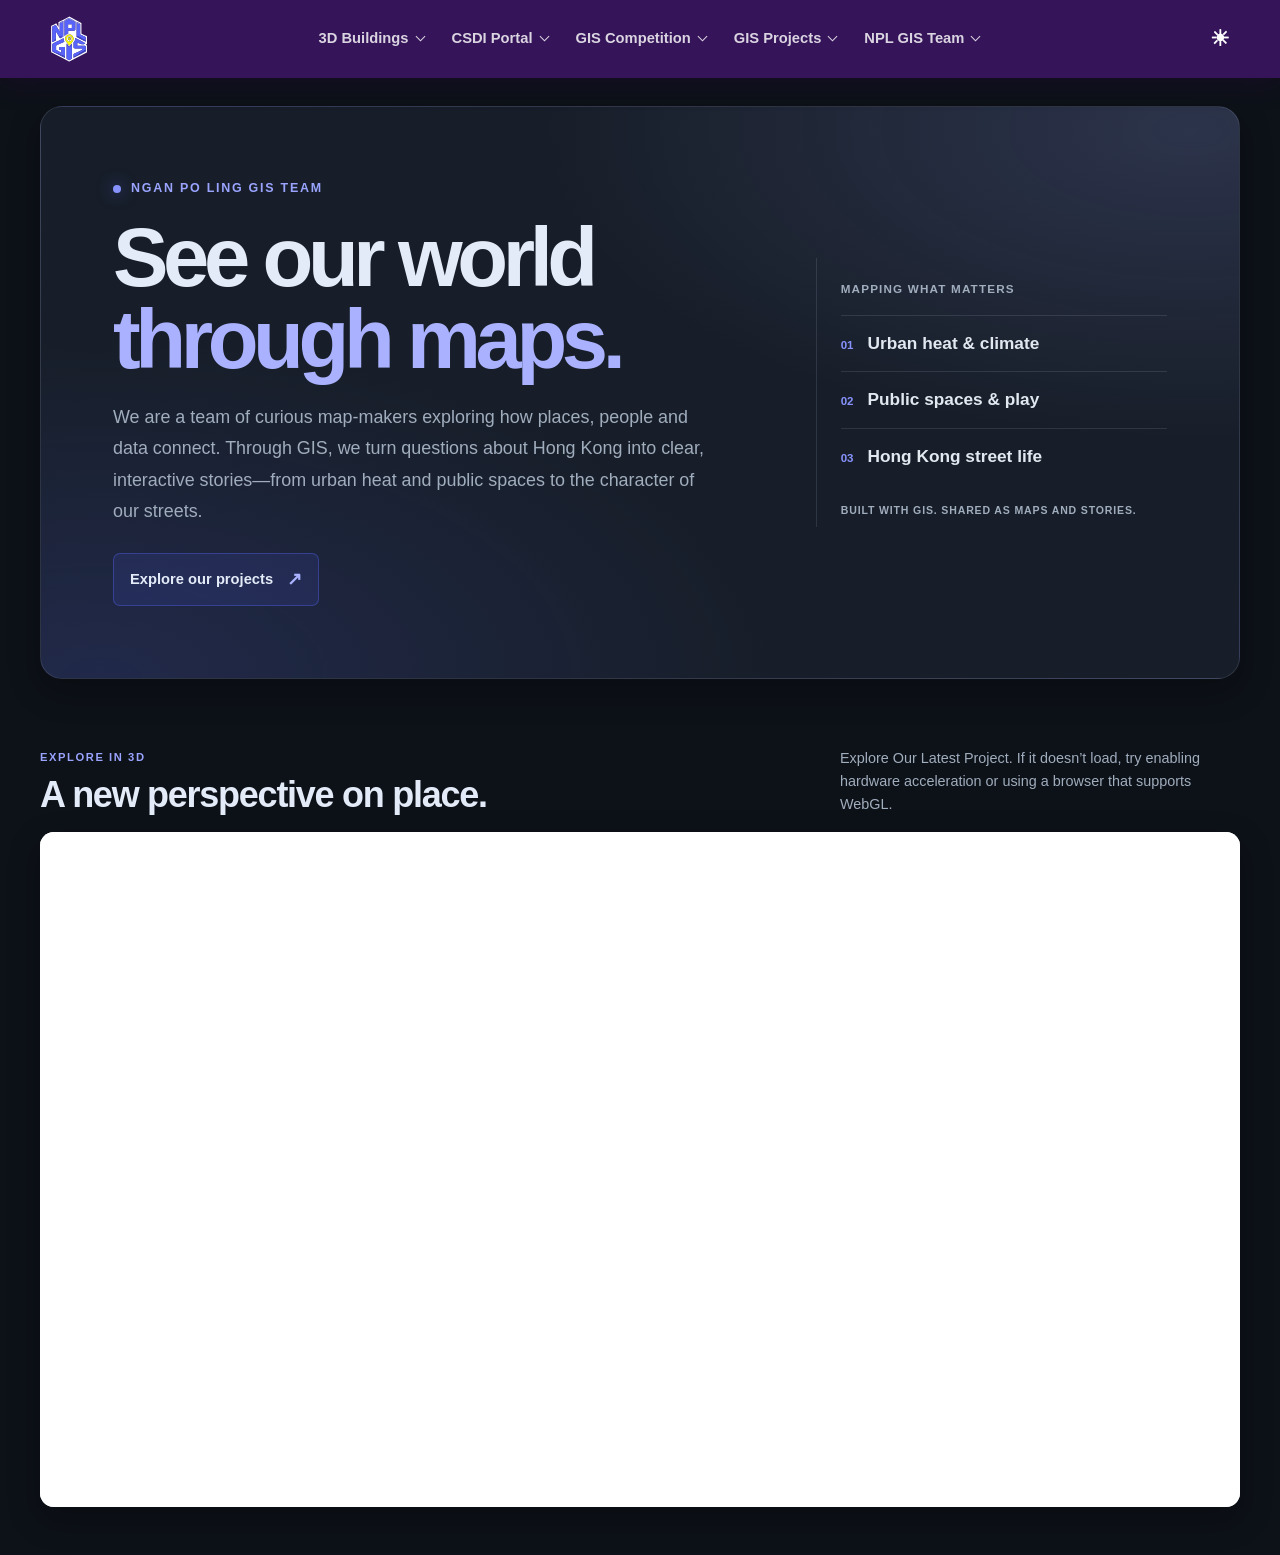
<file: index.html>
<!doctype html>
<html lang="en">
  <head>
    <meta charset="UTF-8" />
    <meta name="viewport" content="width=device-width,initial-scale=1" />
    <meta name="description" content="NPL GIS team" />
    <title>Ngan Po Ling GIS Team</title>
    <script src="./assets/theme.js"></script>
    <script src="./assets/navigation.js" defer></script>
    <link rel="stylesheet" href="./assets/c_shared.css" />
    <link rel="stylesheet" href="./assets/c_home.css" />
    <script>
      document.documentElement.classList.add("js");
    </script>
    <link rel="icon" type="image/svg+xml" href="./assets/m_Team_Logo.svg" />
  </head>

  <body data-page="home">
    <header class="site-header">
      <a class="brand" href="./index.html" aria-label="NPL GIS home">
        <img src="./assets/m_Team_Logo.svg" alt="" />
      </a>
      <nav class="site-nav" aria-label="Main navigation" data-site-nav></nav>
      <button class="theme-toggle" type="button" data-theme-toggle aria-pressed="true">
        <span class="theme-toggle-icon" aria-hidden="true">☀</span>
      </button>
    </header>

    <main id="content">
      <section class="team-intro" aria-labelledby="intro-title">
        <div class="team-intro-copy">
          <p class="intro-eyebrow"><span></span> Ngan Po Ling GIS Team</p>
          <h1 id="intro-title">See our world<br /><span>through maps.</span></h1>
          <p class="intro-description">
            We are a team of curious map-makers exploring how places, people and data connect. Through GIS, we turn questions about Hong Kong into clear, interactive stories—from urban heat and public spaces to the character of our streets.
          </p>
          <a class="intro-cta" href="./assets/h_projects.html">
            Explore our projects <span aria-hidden="true">↗</span>
          </a>
        </div>
        <div class="intro-projects" aria-label="Topics our team explores">
          <p class="intro-projects-label">Mapping what matters</p>
          <article class="intro-project">
            <span class="intro-project-number">01</span>
            <span>Urban heat &amp; climate</span>
          </article>
          <article class="intro-project">
            <span class="intro-project-number">02</span>
            <span>Public spaces &amp; play</span>
          </article>
          <article class="intro-project">
            <span class="intro-project-number">03</span>
            <span>Hong Kong street life</span>
          </article>
          <p class="intro-projects-note">Built with GIS. Shared as maps and stories.</p>
        </div>
      </section>

      <section class="map-section" aria-labelledby="map-title">
        <div class="map-section-heading">
          <div>
            <p class="map-eyebrow">Explore in 3D</p>
            <h2 id="map-title">A new perspective on place.</h2>
          </div>
          <p id="mapdesc">
            Explore Our Latest Project. If it doesn’t load, try enabling hardware acceleration or using a browser that supports WebGL.
          </p>
        </div>
        <div id="map">
        <iframe
          src="https://plknplgeog.maps.arcgis.com/apps/instant/basic/index.html?appid=32b439298deb4cada1b64cbb7c8b79c5"
          title="NPLGIS 3D map"
          allowfullscreen
        >iFrames are not supported on this page.</iframe>
        </div>
      </section>
    </main>

    <div class="loading-screen" id="loading-screen" role="status" aria-label="Loading map">
      <div class="loading-spinner" aria-hidden="true"></div>
    </div>

    <script>
      const loadingScreen = document.getElementById("loading-screen");
      const mapFrame = document.querySelector("#map iframe");

      function hideLoadingScreen() {
        loadingScreen.classList.add("is-hidden");
        loadingScreen.setAttribute("aria-hidden", "true");
      }

      mapFrame.addEventListener("load", () => {
        hideLoadingScreen();
      }, { once: true });
    </script>
  </body>
</html>
</file>
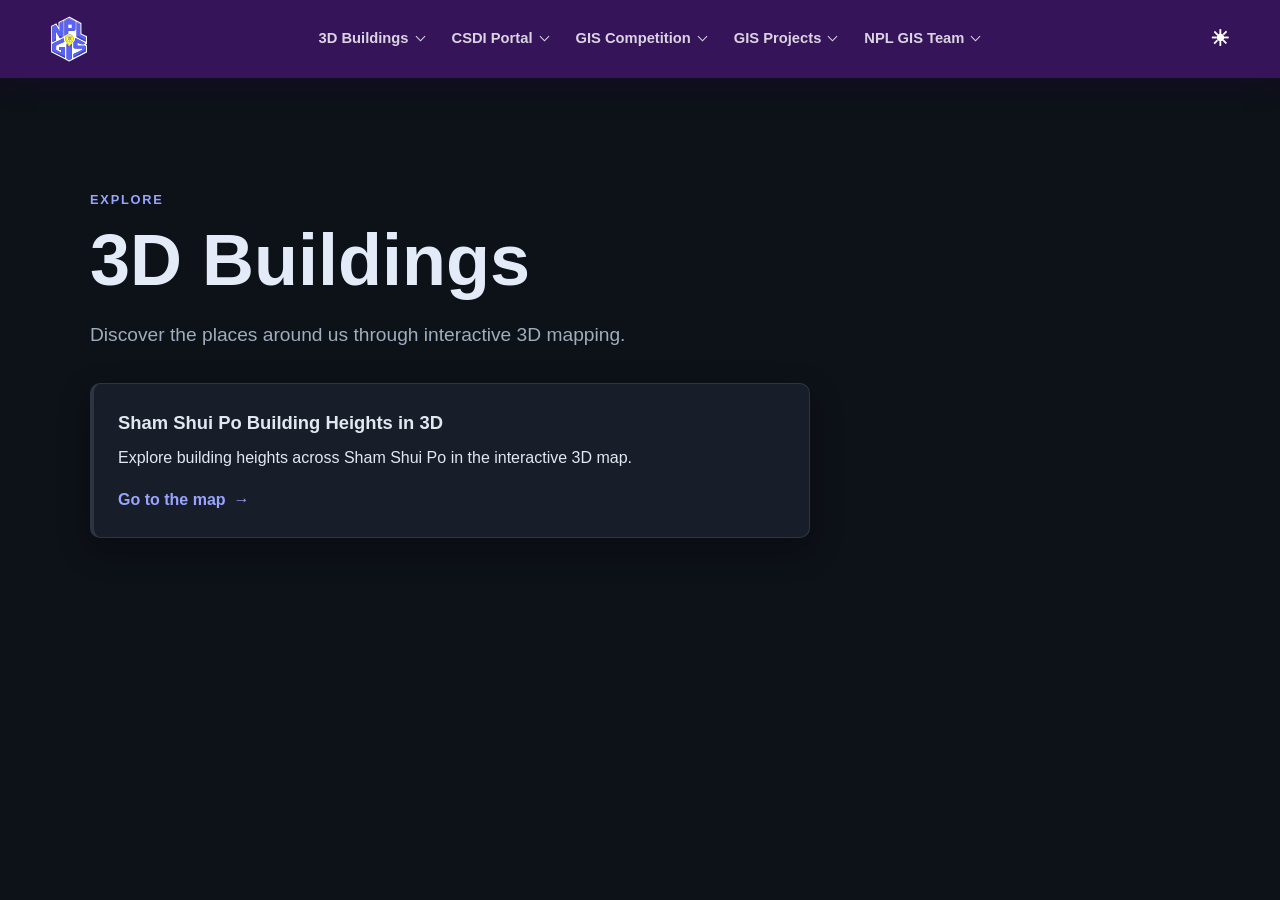
<file: assets/h_3d_buildings.html>
<!doctype html>
<html lang="en">
  <head>
    <meta charset="UTF-8" />
    <meta name="viewport" content="width=device-width,initial-scale=1" />
    <meta name="description" content="Explore NPL GIS 3D buildings and mapping." />
    <title>3D Buildings | NPL GIS</title>
    <script src="./theme.js"></script>
    <script src="./navigation.js" defer></script>
    <link rel="stylesheet" href="./c_shared.css" />
    <link rel="stylesheet" href="./c_content.css" />
    <link rel="icon" type="image/svg+xml" href="./m_Team_Logo.svg" />
  </head>
  <body>
    <header class="site-header">
      <a class="brand" href="../index.html" aria-label="NPL GIS home">
        <img src="./m_Team_Logo.svg" alt="" />
      </a>
      <nav class="site-nav" aria-label="Main navigation" data-site-nav></nav>
      <button class="theme-toggle" type="button" data-theme-toggle aria-pressed="true">
        <span class="theme-toggle-icon" aria-hidden="true">☀</span>
      </button>
    </header>
    <main class="page-content">
      <p class="page-eyebrow">Explore</p>
      <h1>3D Buildings</h1>
      <p class="page-intro">Discover the places around us through interactive 3D mapping.</p>
      <section class="page-card" id="sham-shui-po">
        <h2>Sham Shui Po Building Heights in 3D</h2>
        <p>Explore building heights across Sham Shui Po in the interactive 3D map.</p>
        <a class="page-link" href="../index.html">Go to the map <span aria-hidden="true">→</span></a>
      </section>
    </main>
  </body>
</html>
</file>
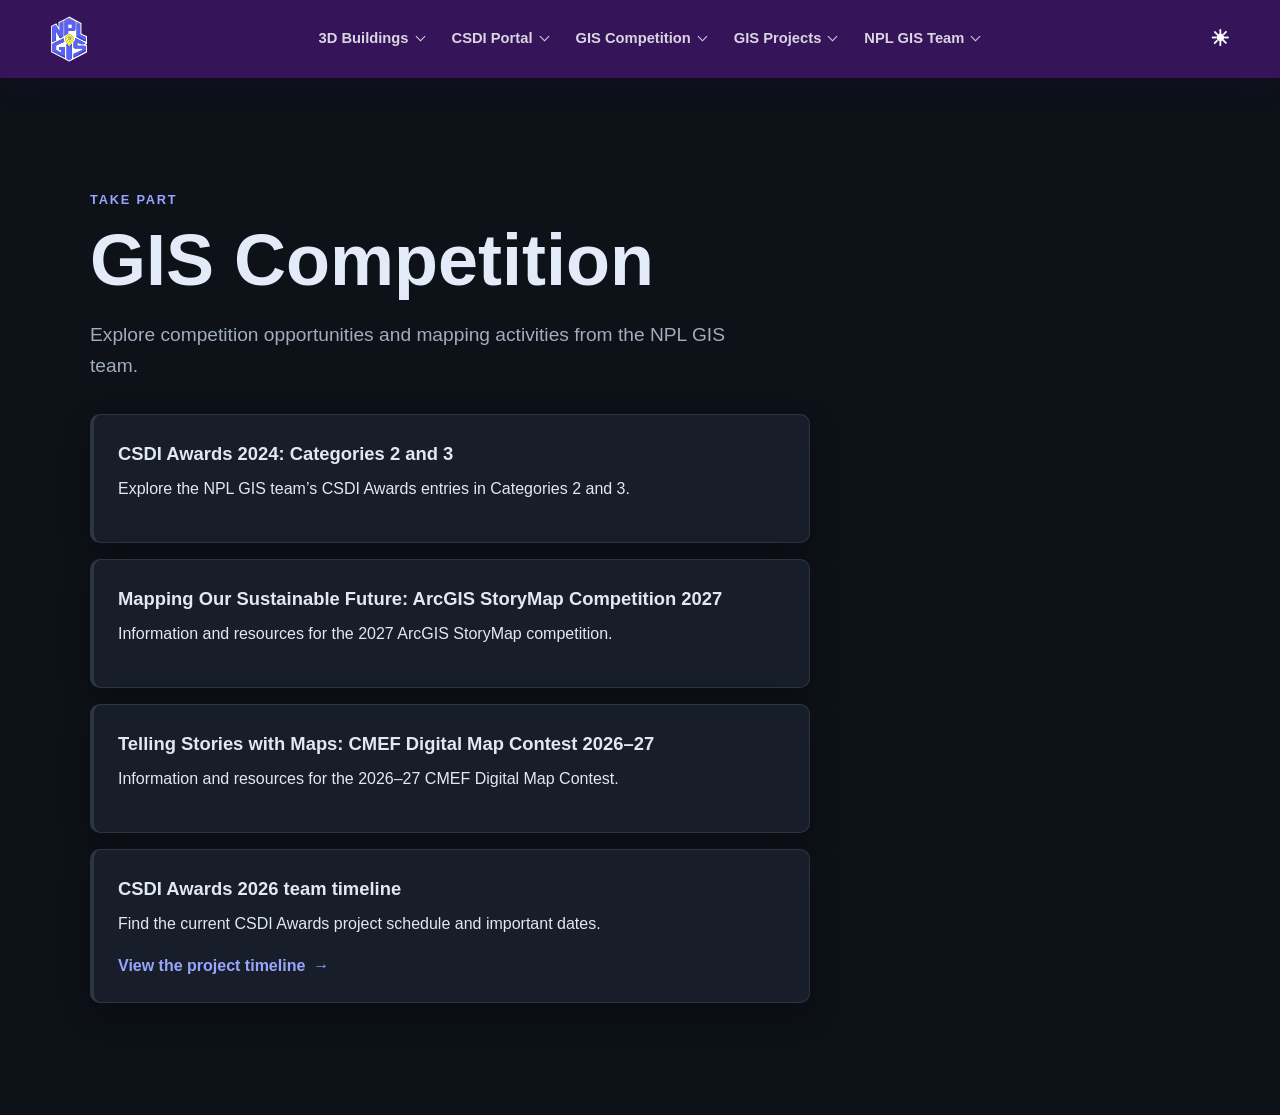
<file: assets/h_competition.html>
<!doctype html>
<html lang="en">
  <head>
    <meta charset="UTF-8" />
    <meta name="viewport" content="width=device-width,initial-scale=1" />
    <meta name="description" content="NPL GIS competition information and resources." />
    <title>GIS Competition | NPL GIS</title>
    <script src="./theme.js"></script>
    <script src="./navigation.js" defer></script>
    <link rel="stylesheet" href="./c_shared.css" />
    <link rel="stylesheet" href="./c_content.css" />
    <link rel="icon" type="image/svg+xml" href="./m_Team_Logo.svg" />
  </head>
  <body>
    <header class="site-header">
      <a class="brand" href="../index.html" aria-label="NPL GIS home">
        <img src="./m_Team_Logo.svg" alt="" />
      </a>
      <nav class="site-nav" aria-label="Main navigation" data-site-nav></nav>
      <button class="theme-toggle" type="button" data-theme-toggle aria-pressed="true">
        <span class="theme-toggle-icon" aria-hidden="true">☀</span>
      </button>
    </header>
    <main class="page-content">
      <p class="page-eyebrow">Take part</p>
      <h1>GIS Competition</h1>
      <p class="page-intro">Explore competition opportunities and mapping activities from the NPL GIS team.</p>
      <section class="page-card" id="csdi-awards-2024">
        <h2>CSDI Awards 2024: Categories 2 and 3</h2>
        <p>Explore the NPL GIS team’s CSDI Awards entries in Categories 2 and 3.</p>
      </section>
      <section class="page-card" id="sustainable-future-2027">
        <h2>Mapping Our Sustainable Future: ArcGIS StoryMap Competition 2027</h2>
        <p>Information and resources for the 2027 ArcGIS StoryMap competition.</p>
      </section>
      <section class="page-card" id="cmef-contest-2026">
        <h2>Telling Stories with Maps: CMEF Digital Map Contest 2026–27</h2>
        <p>Information and resources for the 2026–27 CMEF Digital Map Contest.</p>
      </section>
      <section class="page-card">
        <h2>CSDI Awards 2026 team timeline</h2>
        <p>Find the current CSDI Awards project schedule and important dates.</p>
        <a class="page-link" href="./h_timeline.html">View the project timeline <span aria-hidden="true">→</span></a>
      </section>
    </main>
  </body>
</html>
</file>
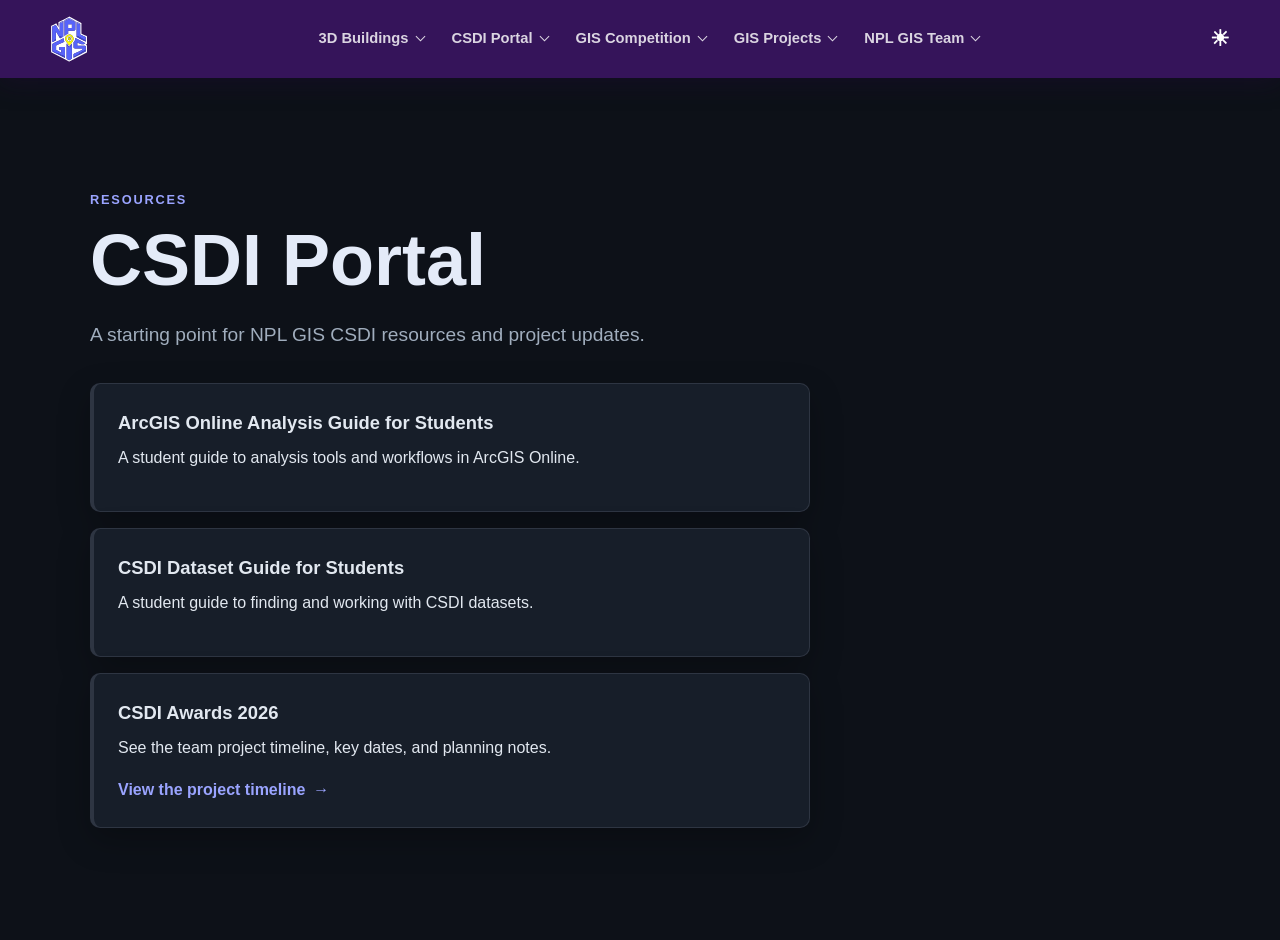
<file: assets/h_portal.html>
<!doctype html>
<html lang="en">
  <head>
    <meta charset="UTF-8" />
    <meta name="viewport" content="width=device-width,initial-scale=1" />
    <meta name="description" content="NPL GIS CSDI portal resources." />
    <title>CSDI Portal | NPL GIS</title>
    <script src="./theme.js"></script>
    <script src="./navigation.js" defer></script>
    <link rel="stylesheet" href="./c_shared.css" />
    <link rel="stylesheet" href="./c_content.css" />
    <link rel="icon" type="image/svg+xml" href="./m_Team_Logo.svg" />
  </head>
  <body>
    <header class="site-header">
      <a class="brand" href="../index.html" aria-label="NPL GIS home">
        <img src="./m_Team_Logo.svg" alt="" />
      </a>
      <nav class="site-nav" aria-label="Main navigation" data-site-nav></nav>
      <button class="theme-toggle" type="button" data-theme-toggle aria-pressed="true">
        <span class="theme-toggle-icon" aria-hidden="true">☀</span>
      </button>
    </header>
    <main class="page-content">
      <p class="page-eyebrow">Resources</p>
      <h1>CSDI Portal</h1>
      <p class="page-intro">A starting point for NPL GIS CSDI resources and project updates.</p>
      <section class="page-card" id="arcgis-analysis-guide">
        <h2>ArcGIS Online Analysis Guide for Students</h2>
        <p>A student guide to analysis tools and workflows in ArcGIS Online.</p>
      </section>
      <section class="page-card" id="csdi-dataset-guide">
        <h2>CSDI Dataset Guide for Students</h2>
        <p>A student guide to finding and working with CSDI datasets.</p>
      </section>
      <section class="page-card" id="csdi-awards-timeline">
        <h2>CSDI Awards 2026</h2>
        <p>See the team project timeline, key dates, and planning notes.</p>
        <a class="page-link" href="./h_timeline.html">View the project timeline <span aria-hidden="true">→</span></a>
      </section>
    </main>
  </body>
</html>
</file>
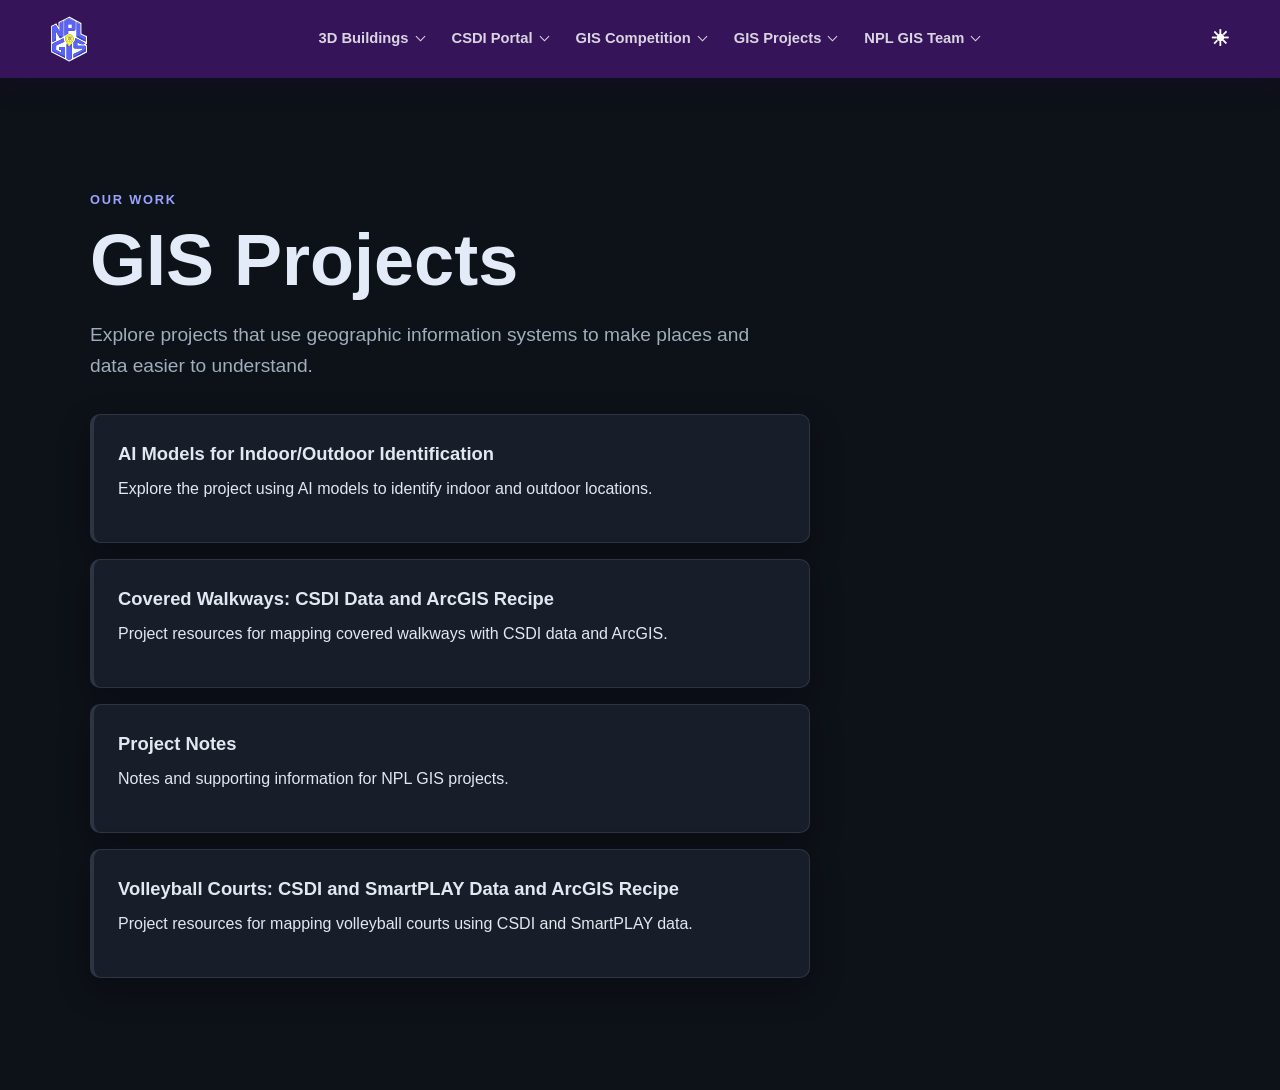
<file: assets/h_projects.html>
<!doctype html>
<html lang="en">
  <head>
    <meta charset="UTF-8" />
    <meta name="viewport" content="width=device-width,initial-scale=1" />
    <meta name="description" content="Explore NPL GIS projects and mapping work." />
    <title>GIS Projects | NPL GIS</title>
    <script src="./theme.js"></script>
    <script src="./navigation.js" defer></script>
    <link rel="stylesheet" href="./c_shared.css" />
    <link rel="stylesheet" href="./c_content.css" />
    <link rel="icon" type="image/svg+xml" href="./m_Team_Logo.svg" />
  </head>
  <body>
    <header class="site-header">
      <a class="brand" href="../index.html" aria-label="NPL GIS home">
        <img src="./m_Team_Logo.svg" alt="" />
      </a>
      <nav class="site-nav" aria-label="Main navigation" data-site-nav></nav>
      <button class="theme-toggle" type="button" data-theme-toggle aria-pressed="true">
        <span class="theme-toggle-icon" aria-hidden="true">☀</span>
      </button>
    </header>
    <main class="page-content">
      <p class="page-eyebrow">Our work</p>
      <h1>GIS Projects</h1>
      <p class="page-intro">Explore projects that use geographic information systems to make places and data easier to understand.</p>
      <section class="page-card" id="indoor-outdoor-models">
        <h2>AI Models for Indoor/Outdoor Identification</h2>
        <p>Explore the project using AI models to identify indoor and outdoor locations.</p>
      </section>
      <section class="page-card" id="covered-walkways">
        <h2>Covered Walkways: CSDI Data and ArcGIS Recipe</h2>
        <p>Project resources for mapping covered walkways with CSDI data and ArcGIS.</p>
      </section>
      <section class="page-card" id="project-notes">
        <h2>Project Notes</h2>
        <p>Notes and supporting information for NPL GIS projects.</p>
      </section>
      <section class="page-card" id="volleyball-courts">
        <h2>Volleyball Courts: CSDI and SmartPLAY Data and ArcGIS Recipe</h2>
        <p>Project resources for mapping volleyball courts using CSDI and SmartPLAY data.</p>
      </section>
    </main>
  </body>
</html>
</file>
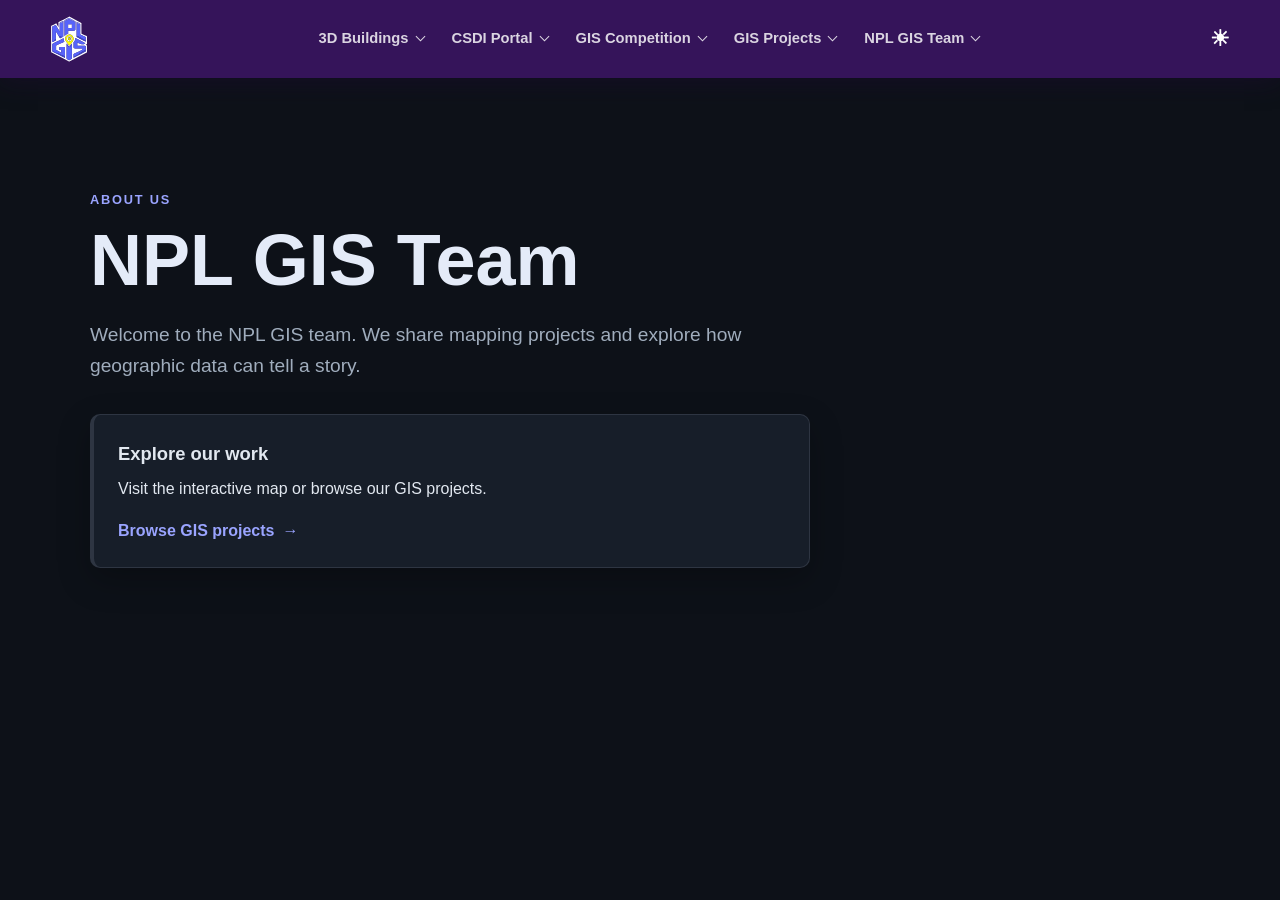
<file: assets/h_team.html>
<!doctype html>
<html lang="en">
  <head>
    <meta charset="UTF-8" />
    <meta name="viewport" content="width=device-width,initial-scale=1" />
    <meta name="description" content="Learn about the NPL GIS team." />
    <title>NPL GIS Team</title>
    <script src="./theme.js"></script>
    <script src="./navigation.js" defer></script>
    <link rel="stylesheet" href="./c_shared.css" />
    <link rel="stylesheet" href="./c_content.css" />
    <link rel="icon" type="image/svg+xml" href="./m_Team_Logo.svg" />
  </head>
  <body>
    <header class="site-header">
      <a class="brand" href="../index.html" aria-label="NPL GIS home">
        <img src="./m_Team_Logo.svg" alt="" />
      </a>
      <nav class="site-nav" aria-label="Main navigation" data-site-nav></nav>
      <button class="theme-toggle" type="button" data-theme-toggle aria-pressed="true">
        <span class="theme-toggle-icon" aria-hidden="true">☀</span>
      </button>
    </header>
    <main class="page-content">
      <p class="page-eyebrow">About us</p>
      <h1>NPL GIS Team</h1>
      <p class="page-intro" id="welcome">Welcome to the NPL GIS team. We share mapping projects and explore how geographic data can tell a story.</p>
      <section class="page-card" id="gis-projects">
        <h2>Explore our work</h2>
        <p>Visit the interactive map or browse our GIS projects.</p>
        <a class="page-link" href="./h_projects.html">Browse GIS projects <span aria-hidden="true">→</span></a>
      </section>
    </main>
  </body>
</html>
</file>
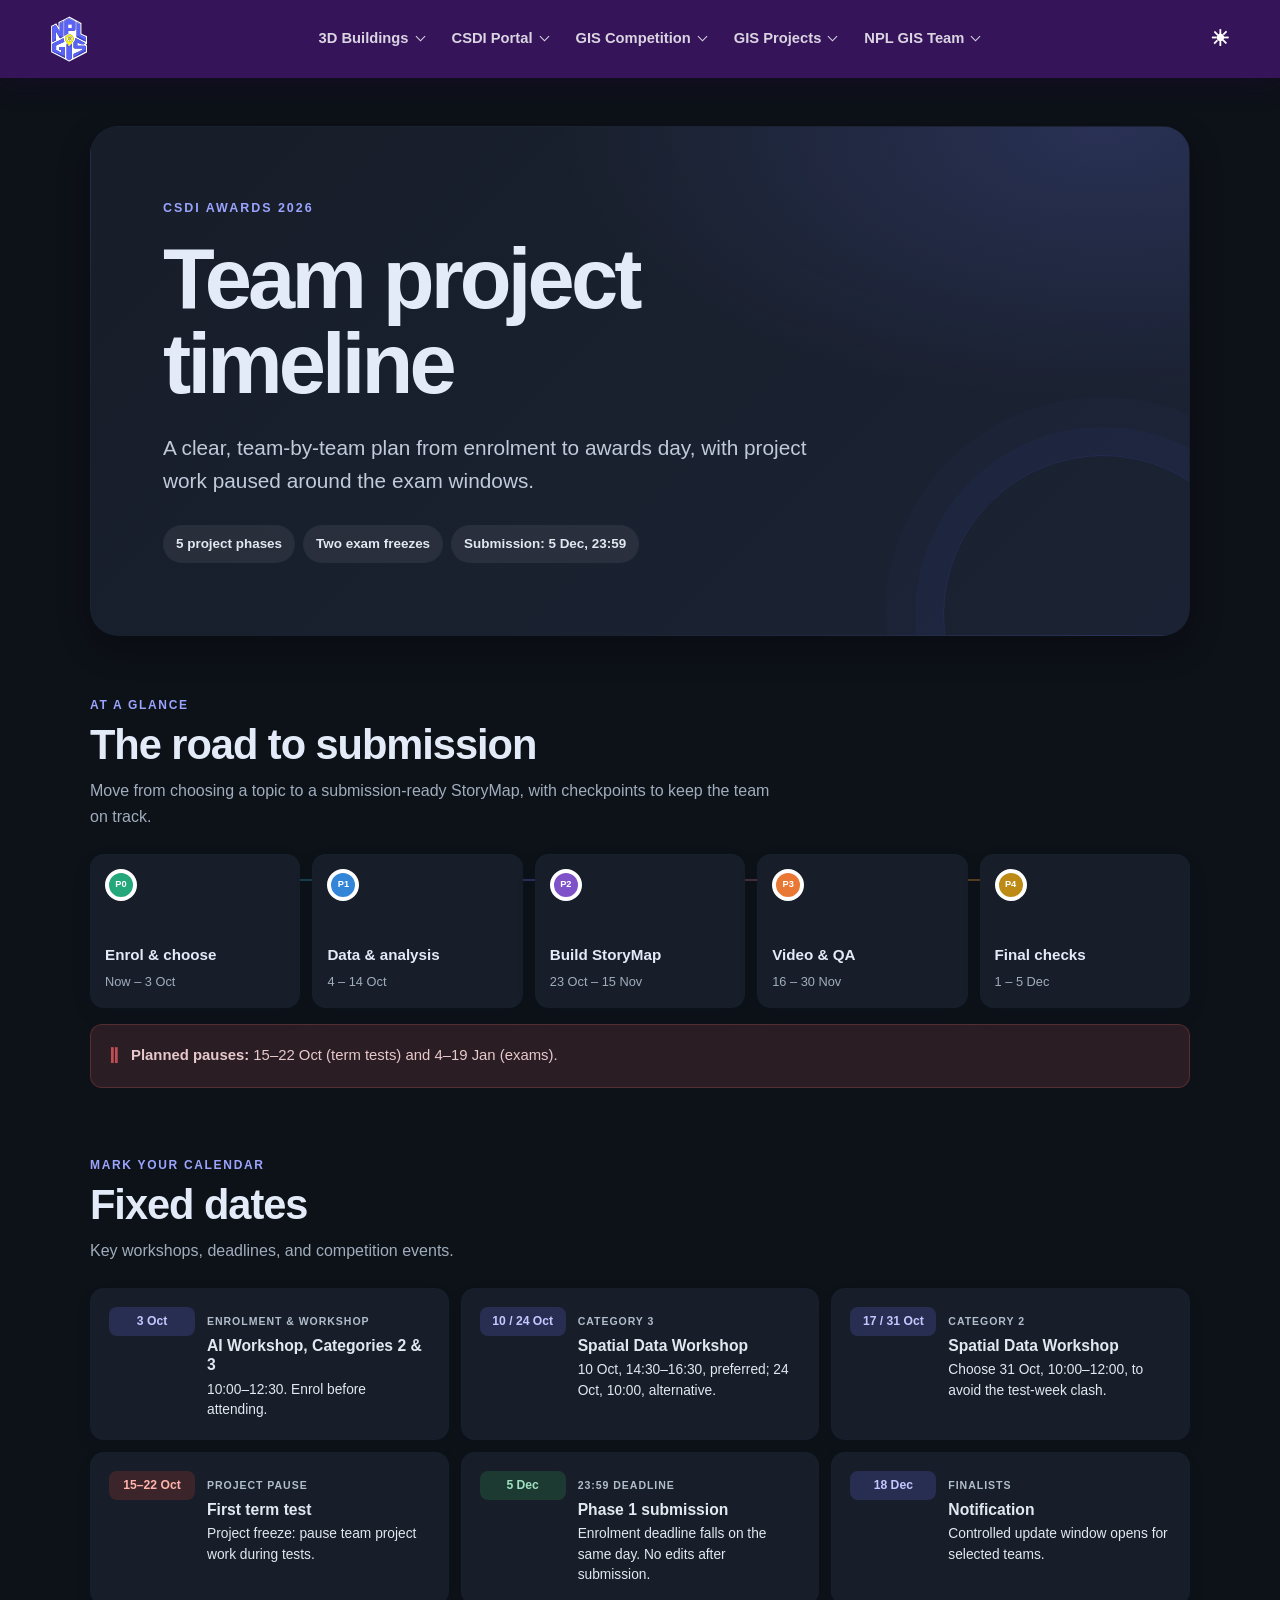
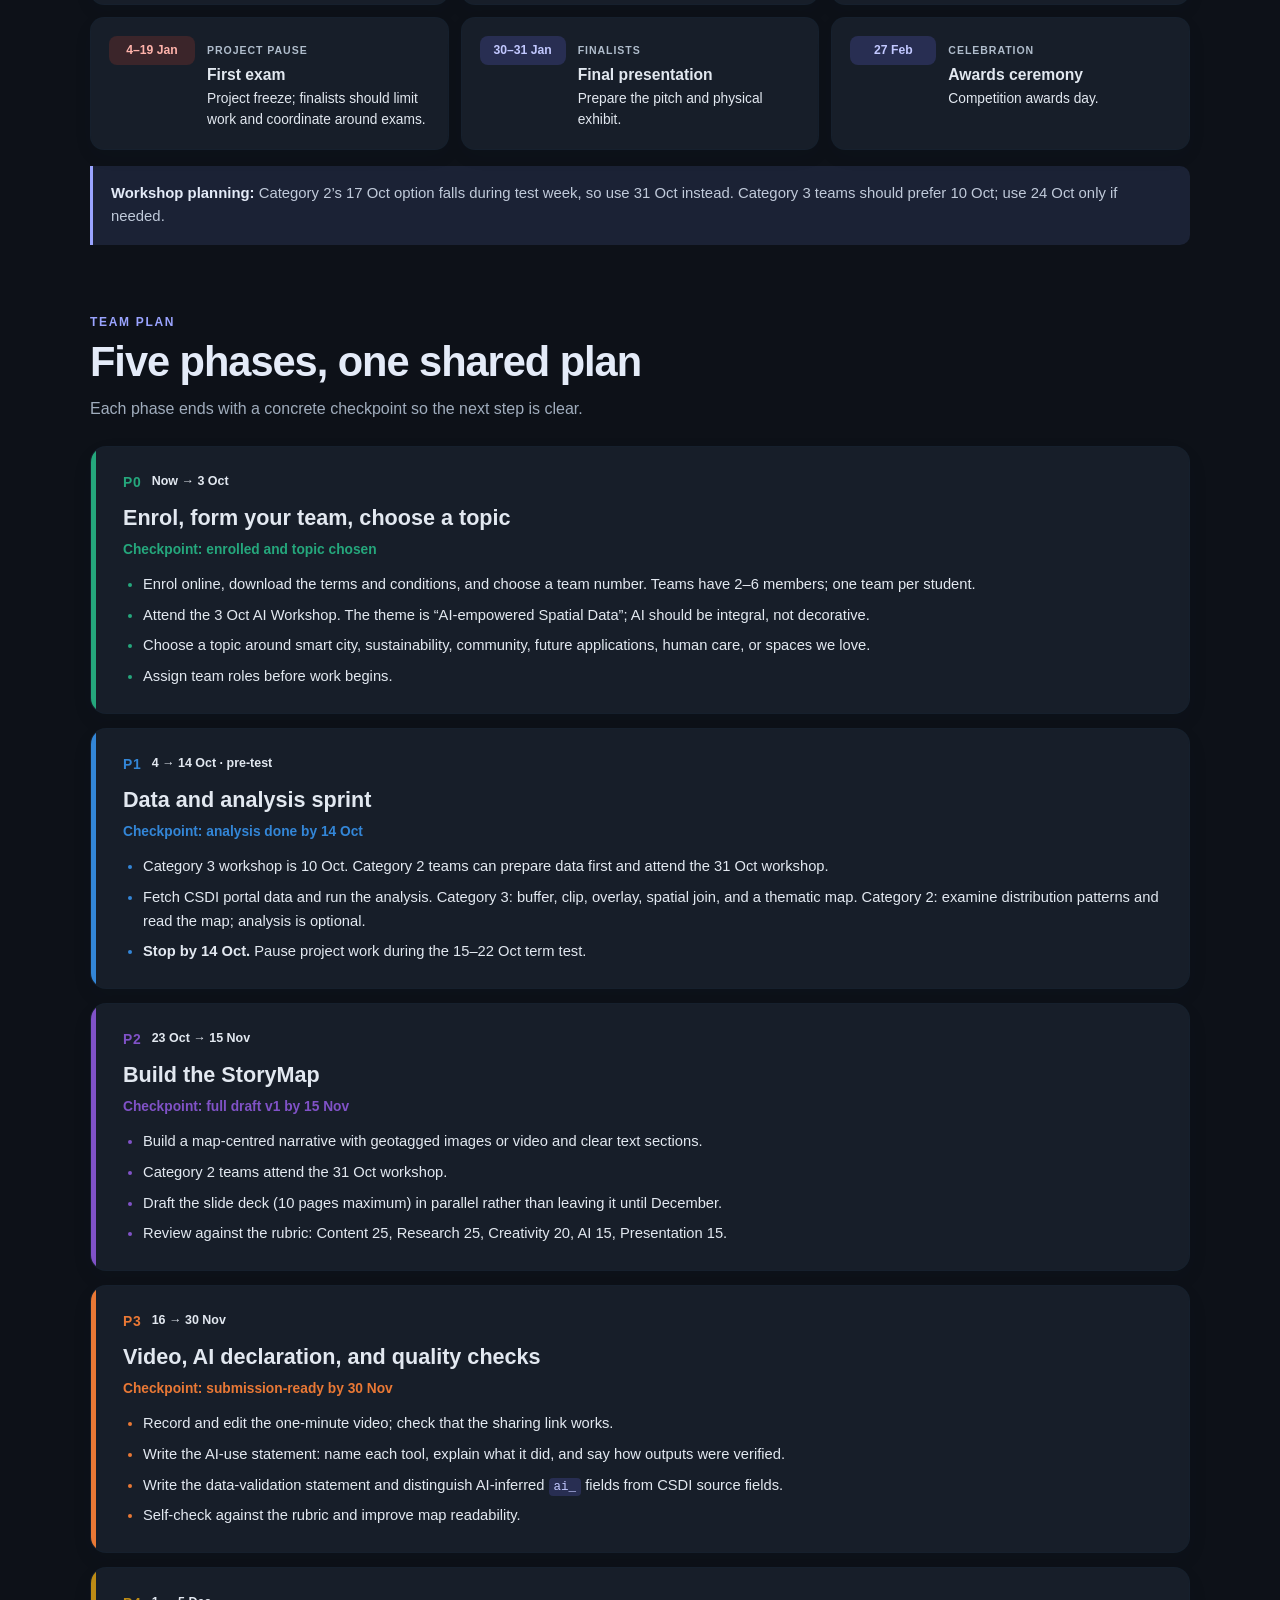
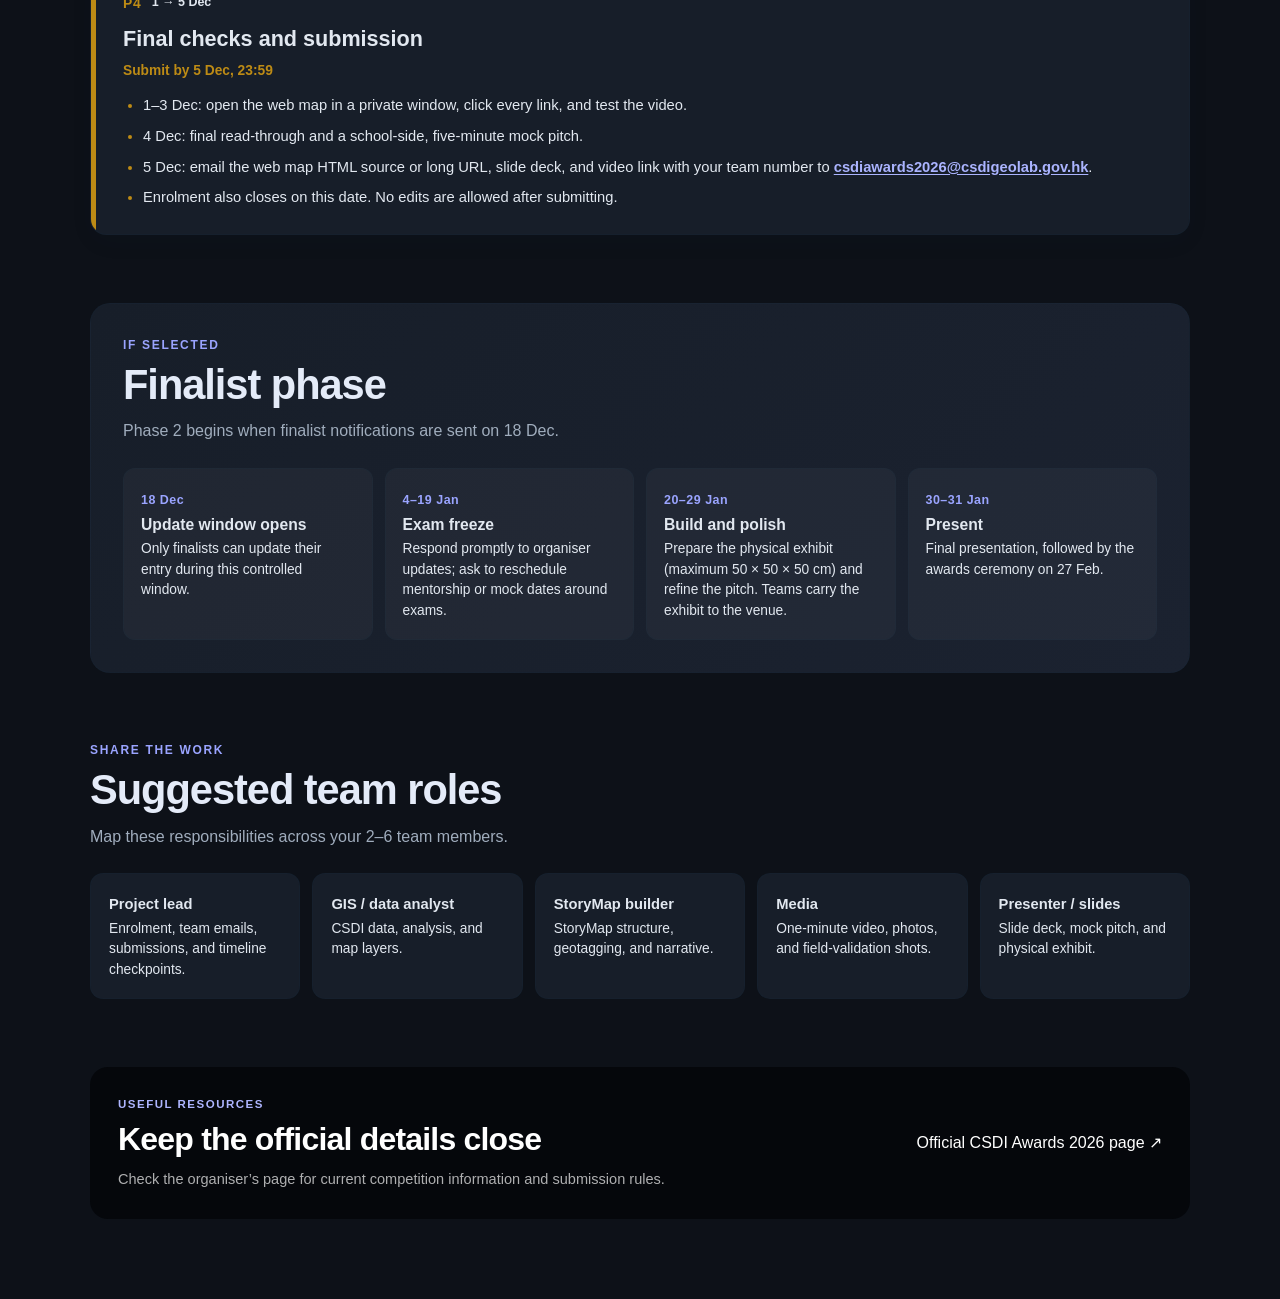
<file: assets/h_timeline.html>
<!doctype html>
<html lang="en">
  <head>
    <meta charset="UTF-8" />
    <meta name="viewport" content="width=device-width,initial-scale=1" />
    <meta name="description" content="CSDI Awards 2026 team project timeline, milestones, and phase plan." />
    <title>CSDI Awards 2026 Timeline | NPL GIS</title>
    <script src="./theme.js"></script>
    <script src="./navigation.js" defer></script>
    <link rel="stylesheet" href="./c_shared.css" />
    <link rel="stylesheet" href="./c_timeline.css" />
    <link rel="icon" type="image/svg+xml" href="./m_Team_Logo.svg" />
  </head>
  <body>
    <header class="site-header">
      <a class="brand" href="../index.html" aria-label="NPL GIS home">
        <img src="./m_Team_Logo.svg" alt="" />
      </a>
      <nav class="site-nav" aria-label="Main navigation" data-site-nav></nav>
      </nav>
      <button class="theme-toggle" type="button" data-theme-toggle aria-pressed="true">
        <span class="theme-toggle-icon" aria-hidden="true">☀</span>
      </button>
    </header>

    <main class="timeline-page">
      <section class="timeline-hero">
        <p class="page-eyebrow">CSDI Awards 2026</p>
        <h1>Team project timeline</h1>
        <p class="timeline-lede">A clear, team-by-team plan from enrolment to awards day, with project work paused around the exam windows.</p>
        <div class="hero-tags" aria-label="Timeline highlights">
          <span>5 project phases</span>
          <span>Two exam freezes</span>
          <span>Submission: 5 Dec, 23:59</span>
        </div>
      </section>

      <section class="timeline-section" aria-labelledby="roadmap-title">
        <div class="section-heading">
          <p class="page-eyebrow">At a glance</p>
          <h2 id="roadmap-title">The road to submission</h2>
          <p>Move from choosing a topic to a submission-ready StoryMap, with checkpoints to keep the team on track.</p>
        </div>
        <ol class="roadmap">
          <li class="roadmap-step step-p0">
            <span class="step-number">P0</span>
            <strong>Enrol &amp; choose</strong>
            <span>Now – 3 Oct</span>
          </li>
          <li class="roadmap-step step-p1">
            <span class="step-number">P1</span>
            <strong>Data &amp; analysis</strong>
            <span>4 – 14 Oct</span>
          </li>
          <li class="roadmap-step step-p2">
            <span class="step-number">P2</span>
            <strong>Build StoryMap</strong>
            <span>23 Oct – 15 Nov</span>
          </li>
          <li class="roadmap-step step-p3">
            <span class="step-number">P3</span>
            <strong>Video &amp; QA</strong>
            <span>16 – 30 Nov</span>
          </li>
          <li class="roadmap-step step-p4">
            <span class="step-number">P4</span>
            <strong>Final checks</strong>
            <span>1 – 5 Dec</span>
          </li>
        </ol>
        <div class="freeze-note"><span aria-hidden="true">Ⅱ</span><span><strong>Planned pauses:</strong> 15–22 Oct (term tests) and 4–19 Jan (exams).</span></div>
      </section>

      <section class="timeline-section" aria-labelledby="anchors-title">
        <div class="section-heading">
          <p class="page-eyebrow">Mark your calendar</p>
          <h2 id="anchors-title">Fixed dates</h2>
          <p>Key workshops, deadlines, and competition events.</p>
        </div>
        <div class="anchor-grid">
          <article class="anchor-card">
            <time>3 Oct</time>
            <div><span class="anchor-label">Enrolment &amp; workshop</span><h3>AI Workshop, Categories 2 &amp; 3</h3><p>10:00–12:30. Enrol before attending.</p></div>
          </article>
          <article class="anchor-card">
            <time>10 / 24 Oct</time>
            <div><span class="anchor-label">Category 3</span><h3>Spatial Data Workshop</h3><p>10 Oct, 14:30–16:30, preferred; 24 Oct, 10:00, alternative.</p></div>
          </article>
          <article class="anchor-card">
            <time>17 / 31 Oct</time>
            <div><span class="anchor-label">Category 2</span><h3>Spatial Data Workshop</h3><p>Choose 31 Oct, 10:00–12:00, to avoid the test-week clash.</p></div>
          </article>
          <article class="anchor-card anchor-alert">
            <time>15–22 Oct</time>
            <div><span class="anchor-label">Project pause</span><h3>First term test</h3><p>Project freeze: pause team project work during tests.</p></div>
          </article>
          <article class="anchor-card anchor-deadline">
            <time>5 Dec</time>
            <div><span class="anchor-label">23:59 deadline</span><h3>Phase 1 submission</h3><p>Enrolment deadline falls on the same day. No edits after submission.</p></div>
          </article>
          <article class="anchor-card">
            <time>18 Dec</time>
            <div><span class="anchor-label">Finalists</span><h3>Notification</h3><p>Controlled update window opens for selected teams.</p></div>
          </article>
          <article class="anchor-card anchor-alert">
            <time>4–19 Jan</time>
            <div><span class="anchor-label">Project pause</span><h3>First exam</h3><p>Project freeze; finalists should limit work and coordinate around exams.</p></div>
          </article>
          <article class="anchor-card">
            <time>30–31 Jan</time>
            <div><span class="anchor-label">Finalists</span><h3>Final presentation</h3><p>Prepare the pitch and physical exhibit.</p></div>
          </article>
          <article class="anchor-card">
            <time>27 Feb</time>
            <div><span class="anchor-label">Celebration</span><h3>Awards ceremony</h3><p>Competition awards day.</p></div>
          </article>
        </div>
        <p class="workshop-callout"><strong>Workshop planning:</strong> Category 2’s 17 Oct option falls during test week, so use 31 Oct instead. Category 3 teams should prefer 10 Oct; use 24 Oct only if needed.</p>
      </section>

      <section class="timeline-section" aria-labelledby="phases-title">
        <div class="section-heading">
          <p class="page-eyebrow">Team plan</p>
          <h2 id="phases-title">Five phases, one shared plan</h2>
          <p>Each phase ends with a concrete checkpoint so the next step is clear.</p>
        </div>
        <div class="phase-list">
          <article class="phase-card phase-p0">
            <div class="phase-meta"><span>P0</span><span>Now → 3 Oct</span></div>
            <h3>Enrol, form your team, choose a topic</h3>
            <p class="checkpoint">Checkpoint: enrolled and topic chosen</p>
            <ul>
              <li>Enrol online, download the terms and conditions, and choose a team number. Teams have 2–6 members; one team per student.</li>
              <li>Attend the 3 Oct AI Workshop. The theme is “AI-empowered Spatial Data”; AI should be integral, not decorative.</li>
              <li>Choose a topic around smart city, sustainability, community, future applications, human care, or spaces we love.</li>
              <li>Assign team roles before work begins.</li>
            </ul>
          </article>
          <article class="phase-card phase-p1">
            <div class="phase-meta"><span>P1</span><span>4 → 14 Oct · pre-test</span></div>
            <h3>Data and analysis sprint</h3>
            <p class="checkpoint">Checkpoint: analysis done by 14 Oct</p>
            <ul>
              <li>Category 3 workshop is 10 Oct. Category 2 teams can prepare data first and attend the 31 Oct workshop.</li>
              <li>Fetch CSDI portal data and run the analysis. Category 3: buffer, clip, overlay, spatial join, and a thematic map. Category 2: examine distribution patterns and read the map; analysis is optional.</li>
              <li><strong>Stop by 14 Oct.</strong> Pause project work during the 15–22 Oct term test.</li>
            </ul>
          </article>
          <article class="phase-card phase-p2">
            <div class="phase-meta"><span>P2</span><span>23 Oct → 15 Nov</span></div>
            <h3>Build the StoryMap</h3>
            <p class="checkpoint">Checkpoint: full draft v1 by 15 Nov</p>
            <ul>
              <li>Build a map-centred narrative with geotagged images or video and clear text sections.</li>
              <li>Category 2 teams attend the 31 Oct workshop.</li>
              <li>Draft the slide deck (10 pages maximum) in parallel rather than leaving it until December.</li>
              <li>Review against the rubric: Content 25, Research 25, Creativity 20, AI 15, Presentation 15.</li>
            </ul>
          </article>
          <article class="phase-card phase-p3">
            <div class="phase-meta"><span>P3</span><span>16 → 30 Nov</span></div>
            <h3>Video, AI declaration, and quality checks</h3>
            <p class="checkpoint">Checkpoint: submission-ready by 30 Nov</p>
            <ul>
              <li>Record and edit the one-minute video; check that the sharing link works.</li>
              <li>Write the AI-use statement: name each tool, explain what it did, and say how outputs were verified.</li>
              <li>Write the data-validation statement and distinguish AI-inferred <code>ai_</code> fields from CSDI source fields.</li>
              <li>Self-check against the rubric and improve map readability.</li>
            </ul>
          </article>
          <article class="phase-card phase-p4">
            <div class="phase-meta"><span>P4</span><span>1 → 5 Dec</span></div>
            <h3>Final checks and submission</h3>
            <p class="checkpoint">Submit by 5 Dec, 23:59</p>
            <ul>
              <li>1–3 Dec: open the web map in a private window, click every link, and test the video.</li>
              <li>4 Dec: final read-through and a school-side, five-minute mock pitch.</li>
              <li>5 Dec: email the web map HTML source or long URL, slide deck, and video link with your team number to <a href="mailto:csdiawards2026@csdigeolab.gov.hk">csdiawards2026@csdigeolab.gov.hk</a>.</li>
              <li>Enrolment also closes on this date. No edits are allowed after submitting.</li>
            </ul>
          </article>
        </div>
      </section>

      <section class="timeline-section finalist-section" aria-labelledby="finalist-title">
        <div class="section-heading">
          <p class="page-eyebrow">If selected</p>
          <h2 id="finalist-title">Finalist phase</h2>
          <p>Phase 2 begins when finalist notifications are sent on 18 Dec.</p>
        </div>
        <div class="finalist-grid">
          <article><time>18 Dec</time><h3>Update window opens</h3><p>Only finalists can update their entry during this controlled window.</p></article>
          <article><time>4–19 Jan</time><h3>Exam freeze</h3><p>Respond promptly to organiser updates; ask to reschedule mentorship or mock dates around exams.</p></article>
          <article><time>20–29 Jan</time><h3>Build and polish</h3><p>Prepare the physical exhibit (maximum 50 × 50 × 50 cm) and refine the pitch. Teams carry the exhibit to the venue.</p></article>
          <article><time>30–31 Jan</time><h3>Present</h3><p>Final presentation, followed by the awards ceremony on 27 Feb.</p></article>
        </div>
      </section>

      <section class="timeline-section" aria-labelledby="roles-title">
        <div class="section-heading">
          <p class="page-eyebrow">Share the work</p>
          <h2 id="roles-title">Suggested team roles</h2>
          <p>Map these responsibilities across your 2–6 team members.</p>
        </div>
        <div class="role-grid">
          <article><h3>Project lead</h3><p>Enrolment, team emails, submissions, and timeline checkpoints.</p></article>
          <article><h3>GIS / data analyst</h3><p>CSDI data, analysis, and map layers.</p></article>
          <article><h3>StoryMap builder</h3><p>StoryMap structure, geotagging, and narrative.</p></article>
          <article><h3>Media</h3><p>One-minute video, photos, and field-validation shots.</p></article>
          <article><h3>Presenter / slides</h3><p>Slide deck, mock pitch, and physical exhibit.</p></article>
        </div>
      </section>

      <section class="timeline-footer" aria-label="Competition resources">
        <div>
          <p class="page-eyebrow">Useful resources</p>
          <h2>Keep the official details close</h2>
          <p>Check the organiser’s page for current competition information and submission rules.</p>
        </div>
        <a class="page-link" href="https://csdigeolab.gov.hk/en/upcoming-events/csdi-awards-2026" target="_blank" rel="noopener noreferrer">Official CSDI Awards 2026 page <span aria-hidden="true">↗</span></a>
      </section>
    </main>
  </body>
</html>
</file>
<file: assets/c_shared.css>
:root {
	color-scheme: dark;
	--navy: #e4ebf8;
	--blue: #9aa4ff;
	--ink: #e2e8f0;
	--muted: #a0adbd;
	--paper: #0d1118;
	--white: #171e29;
	--surface-raised: #1d2633;
	--line: rgb(210 222 240 / 12%);
	--shadow: 0 12px 32px rgb(0 0 0 / 25%);
	--black: #08090d;
	font-family: "Segoe UI", Roboto, Helvetica, Arial, sans-serif;
}

html[data-theme="light"] {
	color-scheme: light;
	--navy: #12324a;
	--blue: #5763fa;
	--ink: #243744;
	--muted: #637783;
	--paper: #f4f8f7;
	--white: #fff;
	--surface-raised: #fff;
	--line: rgb(18 50 74 / 12%);
	--shadow: 0 12px 32px rgb(18 50 74 / 10%);
}

*,
*::before,
*::after {
	box-sizing: border-box;
}

body {
	margin: 0;
	color: var(--ink);
	background: var(--paper);
	line-height: 1.6;
	transition: color .45s ease, background-color .45s ease;
	animation: page-fade-in .7s ease both;
}

@keyframes page-fade-in {
	from {
		opacity: 0;
	}

	to {
		opacity: 1;
	}
}

.site-header {
	position: sticky;
	z-index: 10;
	top: 0;
	display: flex;
	min-height: 78px;
	align-items: center;
	justify-content: space-between;
	gap: 24px;
	padding: 10px max(24px, calc((100vw - 1200px) / 2));
	background-color: var(--black);
	color: #fff;
	box-shadow: 0 4px 20px rgb(0 0 0 / 20%);
	transition: background-color .55s ease, box-shadow .55s ease;
}

html[data-theme="dark"] .site-header {
	background-color: #35145a;
	box-shadow: 0 4px 24px rgb(30 10 54 / 45%);
}

.brand {
	display: inline-flex;
	flex: 0 0 auto;
	align-items: center;
	justify-content: center;
	color: #fff;
	text-decoration: none;
}

.brand img {
	display: block;
	width: 58px;
	height: 58px;
	border-radius: 0;
	object-fit: cover;
	background: transparent;
}

.site-nav {
	display: flex;
	align-items: center;
	gap: 4px;
}

.nav-dropdown {
	position: relative;
	flex: 0 0 auto;
}

.nav-dropdown summary {
	position: relative;
	display: flex;
	align-items: center;
	gap: 8px;
	padding: 11px 12px;
	border-radius: 6px;
	background: transparent;
	color: rgb(255 255 255 / 82%);
	font-size: .92rem;
	font-weight: 600;
	list-style: none;
	transition: color .2s ease, transform .15s ease;
	cursor: pointer;
}

.nav-dropdown summary::-webkit-details-marker {
	display: none;
}

.nav-dropdown summary::after {
	width: 7px;
	height: 7px;
	border-right: 1.5px solid currentColor;
	border-bottom: 1.5px solid currentColor;
	content: "";
	transform: translateY(-2px) rotate(45deg);
	transition: transform .2s ease;
}

.nav-dropdown[open] summary::after {
	transform: translateY(2px) rotate(225deg);
}

.nav-dropdown summary:hover,
.nav-dropdown summary:focus-visible {
	color: #fff;
	transform: translateY(-1px);
}

.nav-dropdown summary:active {
	transform: scale(.94);
}

.nav-dropdown-menu {
	position: absolute;
	z-index: 20;
	top: calc(100% + 8px);
	left: 0;
	display: grid;
	min-width: 250px;
	max-width: min(340px, calc(100vw - 24px));
	gap: 2px;
	padding: 8px;
	border: 1px solid rgb(255 255 255 / 12%);
	border-radius: 8px;
	background: #17121e;
	box-shadow: 0 12px 32px rgb(0 0 0 / 35%);
}

.nav-dropdown-menu a {
	padding: 9px 10px;
	border-radius: 5px;
	color: rgb(255 255 255 / 82%);
	font-size: .9rem;
	line-height: 1.35;
	text-decoration: none;
}

.nav-dropdown-menu a:hover,
.nav-dropdown-menu a:focus-visible,
.nav-dropdown-menu a[aria-current="page"] {
	background: rgb(255 255 255 / 9%);
	color: #fff;
}

.nav-dropdown-menu a[aria-current="page"] {
	box-shadow: inset 3px 0 var(--blue);
}

.theme-toggle {
	display: inline-flex;
	flex: 0 0 auto;
	align-items: center;
	justify-content: center;
	width: 40px;
	height: 40px;
	padding: 0;
	border: 1px solid transparent;
	border-radius: 0;
	background: transparent;
	color: #fff;
	font: inherit;
	font-size: .83rem;
	font-weight: 700;
	cursor: pointer;
	transition: color .2s ease, transform .15s ease;
}

.theme-toggle:hover,
.theme-toggle:focus-visible {
	color: #c6ccff;
	transform: translateY(-1px);
}

.theme-toggle:active {
	transform: scale(.88);
}

.theme-toggle-icon {
	font-size: 1.35rem;
	line-height: 1;
}

.theme-toggle:focus-visible,
.nav-dropdown summary:focus-visible,
.nav-dropdown-menu a:focus-visible {
	outline: 2px solid var(--blue);
	outline-offset: 3px;
}

html[data-theme="dark"] .page-card,
html[data-theme="dark"] .anchor-card,
html[data-theme="dark"] .phase-card,
html[data-theme="dark"] .role-grid article,
html[data-theme="dark"] .finalist-grid article {
	border-color: var(--line);
	background-color: var(--white);
}

html[data-theme="dark"] .page-card h2,
html[data-theme="dark"] .anchor-card h3,
html[data-theme="dark"] .finalist-grid h3,
html[data-theme="dark"] .role-grid h3,
html[data-theme="dark"] .phase-card h3,
html[data-theme="dark"] .phase-card ul,
html[data-theme="dark"] .page-card p,
html[data-theme="dark"] .anchor-card p,
html[data-theme="dark"] .finalist-grid p,
html[data-theme="dark"] .role-grid p,
html[data-theme="dark"] .phase-card .phase-meta {
	color: var(--ink);
}

html[data-theme="dark"] .timeline-hero {
	border-color: var(--line);
	background:
		radial-gradient(ellipse at 92% 0%, rgb(111 124 255 / 18%), transparent 38%),
		linear-gradient(135deg, #171e29 0%, #1b2233 100%);
}

html[data-theme="dark"] .timeline-lede {
	color: #c0cada;
}

html[data-theme="dark"] .hero-tags span {
	border-color: var(--line);
	background: rgb(255 255 255 / 7%);
	color: var(--ink);
}

html[data-theme="dark"] .roadmap-step {
	border-color: var(--line);
	background: var(--white);
}

html[data-theme="dark"] .roadmap-step strong {
	color: var(--navy);
}

html[data-theme="dark"] .roadmap-step > span:last-child {
	color: var(--muted);
}

html[data-theme="dark"] .freeze-note {
	border-color: rgb(230 110 110 / 22%);
	background: #2b1d24;
	color: #e7c9cc;
}

html[data-theme="dark"] .workshop-callout {
	background: #1b2235;
	color: #c0cada;
}

html[data-theme="dark"] .workshop-callout strong {
	color: var(--navy);
}

html[data-theme="dark"] .anchor-label {
	color: #b0bdcc;
}

html[data-theme="dark"] .anchor-card time {
	background: #282e52;
	color: #c2c8ff;
}

html[data-theme="dark"] .anchor-alert time {
	background: #3b252a;
	color: #ffb3ab;
}

html[data-theme="dark"] .anchor-deadline time {
	background: #1d3a32;
	color: #9fe0c0;
}

html[data-theme="dark"] .phase-card code {
	background: #282e52;
	color: #c2c8ff;
}

html[data-theme="dark"] .phase-card a {
	color: #abb4ff;
}

html[data-theme="dark"] .finalist-section {
	border-color: var(--line);
	background: linear-gradient(135deg, #171e29, #1b2230);
}

html[data-theme="dark"] .finalist-grid article {
	background: rgb(255 255 255 / 4%);
}

html[data-theme="dark"] .timeline-footer {
	background: #05070b;
}

@media (max-width: 900px) {
	.site-header {
		flex-wrap: wrap;
		gap: 8px 18px;
		padding: 10px 20px;
	}

	.site-nav {
		width: 100%;
		flex-wrap: wrap;
		padding-bottom: 2px;
	}

	.nav-dropdown-menu {
		max-height: min(60vh, 420px);
		overflow-y: auto;
	}

	.theme-toggle {
		margin-left: auto;
	}
}

@media (max-width: 520px) {
	.site-header {
		padding-right: 12px;
		padding-left: 12px;
	}

	.nav-dropdown summary {
		padding: 10px;
		font-size: .86rem;
	}

	.nav-dropdown:nth-child(n + 3) .nav-dropdown-menu {
		right: 0;
		left: auto;
	}

	.theme-toggle {
		width: 36px;
		height: 36px;
	}
}

@media (prefers-reduced-motion: reduce) {
	*,
	*::before,
	*::after {
		transition-duration: .01ms !important;
		animation-duration: .01ms !important;
		animation-iteration-count: 1 !important;
	}
}
</file>
<file: assets/c_home.css>
#content {
	width: min(100% - 32px, 1200px);
	margin: 0 auto 48px;
}

.team-intro {
	position: relative;
	display: grid;
	min-height: 390px;
	grid-template-columns: minmax(0, 1.4fr) minmax(260px, .8fr);
	align-items: center;
	gap: clamp(32px, 7vw, 88px);
	margin: 28px 0 64px;
	padding: clamp(32px, 6vw, 72px);
	overflow: hidden;
	border: 1px solid var(--line);
	border-radius: 22px;
	background:
		radial-gradient(ellipse at 5% 100%, rgb(86 100 248 / 16%), transparent 42%),
		radial-gradient(ellipse at 96% 4%, rgb(154 164 255 / 16%), transparent 40%),
		var(--white);
	box-shadow: var(--shadow);
}

.team-intro-copy {
	position: relative;
	z-index: 1;
	max-width: 650px;
}

.intro-eyebrow,
.map-eyebrow {
	display: flex;
	align-items: center;
	gap: 10px;
	margin: 0 0 18px;
	color: var(--blue);
	font-size: .78rem;
	font-weight: 800;
	letter-spacing: .14em;
	text-transform: uppercase;
}

.intro-eyebrow span {
	width: 8px;
	height: 8px;
	border-radius: 50%;
	background: #8792fd;
	box-shadow: 0 0 16px rgb(86 100 248 / 65%);
}

.team-intro h1 {
	margin: 0;
	color: var(--navy);
	font-size: clamp(2.8rem, 6.5vw, 5.5rem);
	font-weight: 750;
	letter-spacing: -.065em;
	line-height: .98;
}

.team-intro h1 span {
	color: #aab2ff;
}

html[data-theme="light"] .team-intro h1 span {
	color: #5664f8;
}

.intro-description {
	max-width: 600px;
	margin: 22px 0 26px;
	color: var(--muted);
	font-size: clamp(1rem, 1.6vw, 1.12rem);
	line-height: 1.75;
}

.intro-cta {
	display: inline-flex;
	align-items: center;
	gap: 14px;
	padding: 11px 16px;
	border: 1px solid rgb(86 100 248 / 38%);
	border-radius: 7px;
	background: rgb(86 100 248 / 12%);
	color: var(--navy);
	font-size: .92rem;
	font-weight: 700;
	text-decoration: none;
	transition: background-color .2s ease, transform .2s ease;
}

.intro-cta:hover,
.intro-cta:focus-visible {
	background: rgb(86 100 248 / 22%);
	transform: translateY(-2px);
}

.intro-cta span {
	color: #aab2ff;
	font-size: 1.1rem;
}

.intro-cta:focus-visible {
	outline: 2px solid var(--blue);
	outline-offset: 3px;
}

.intro-projects {
	position: relative;
	z-index: 1;
	padding: 22px 0 8px 24px;
	border-left: 1px solid var(--line);
}

.intro-projects-label,
.intro-projects-note {
	margin: 0;
	color: var(--muted);
	font-size: .73rem;
	font-weight: 700;
	letter-spacing: .1em;
	text-transform: uppercase;
}

.intro-projects-label {
	margin-bottom: 16px;
}

.intro-project {
	display: flex;
	align-items: baseline;
	gap: 14px;
	padding: 14px 0;
	border-top: 1px solid var(--line);
	color: var(--ink);
	font-size: clamp(.95rem, 1.5vw, 1.08rem);
	font-weight: 600;
}

.intro-project-number {
	color: #8792fd;
	font-family: "Segoe UI", sans-serif;
	font-size: .72rem;
	font-weight: 800;
}

.intro-projects-note {
	margin-top: 17px;
	font-size: .66rem;
	letter-spacing: .08em;
}

.map-section {
	padding-top: 4px;
}

.map-section-heading {
	display: flex;
	align-items: end;
	justify-content: space-between;
	gap: 32px;
	margin-bottom: 16px;
}

.map-eyebrow {
	margin-bottom: 6px;
	font-size: .7rem;
}

.map-section h2 {
	margin: 0;
	color: var(--navy);
	font-size: clamp(1.5rem, 3vw, 2.25rem);
	letter-spacing: -.035em;
	line-height: 1.2;
}

#mapdesc {
	max-width: 400px;
	margin: 0;
	color: var(--muted);
	font-size: .9rem;
}

#map iframe {
	display: block;
	width: 100%;
	height: min(75vh, 800px);
	min-height: 420px;
	border: 0;
	border-radius: 14px;
	background: #e5efeb;
	box-shadow: var(--shadow);
}

@media (max-width: 760px) {
	.team-intro {
		grid-template-columns: 1fr;
		gap: 34px;
		margin: 20px 0 42px;
		padding: clamp(26px, 7vw, 44px);
	}

	.intro-projects {
		padding: 0 0 0 18px;
	}

	.map-section-heading {
		align-items: start;
		flex-direction: column;
		gap: 10px;
	}

	#mapdesc {
		max-width: 600px;
	}
}

@media (max-width: 520px) {
	.team-intro {
		border-radius: 14px;
	}

	.team-intro h1 {
		font-size: clamp(2.6rem, 13vw, 4rem);
	}

	#map iframe {
		height: 65vh;
		min-height: 360px;
		border-radius: 10px;
	}
}

.loading-screen {
	position: fixed;
	z-index: 1000;
	inset: 0;
	display: grid;
	place-items: center;
	background: #000;
	opacity: 1;
	transition: opacity .3s ease, visibility .3s ease;
}

.loading-screen.is-hidden {
	visibility: hidden;
	opacity: 0;
	pointer-events: none;
}

.loading-spinner {
	width: 40px;
	height: 40px;
	border: 4px solid rgb(255 255 255 / 30%);
	border-top-color: #fff;
	border-radius: 50%;
	animation: loading-spin .8s linear infinite;
}

@keyframes loading-spin {
	to {
		transform: rotate(360deg);
	}
}

html:not(.js) .loading-screen {
	display: none;
}
</file>
<file: assets/c_content.css>
.page-content {
	width: min(100% - 40px, 1100px);
	min-height: calc(100vh - 78px);
	margin: 0 auto;
	padding: clamp(48px, 9vw, 112px) 0;
}

.page-eyebrow {
	margin: 0 0 12px;
	color: var(--blue);
	font-size: .8rem;
	font-weight: 800;
	letter-spacing: .14em;
	text-transform: uppercase;
}

.page-content h1 {
	max-width: 760px;
	margin: 0;
	color: var(--navy);
	font-size: clamp(2.4rem, 6vw, 4.5rem);
	line-height: 1.08;
}

.page-intro {
	max-width: 680px;
	margin: 20px 0 32px;
	color: var(--muted);
	font-size: clamp(1.05rem, 2vw, 1.2rem);
}

.page-card {
	max-width: 720px;
	padding: 24px;
	border: 1px solid var(--line);
	border-left: 4px solid var(--blue);
	border-radius: 10px;
	background: var(--white);
	box-shadow: var(--shadow);
}

.page-card + .page-card {
	margin-top: 16px;
}

.page-card[id],
.page-intro[id] {
	scroll-margin-top: 100px;
}

.page-card h2 {
	margin: 0 0 8px;
	color: var(--navy);
	font-size: 1.15rem;
}

.page-card p {
	margin: 0 0 16px;
	color: var(--muted);
}

.page-link {
	display: inline-flex;
	align-items: center;
	gap: 8px;
	color: var(--blue);
	font-weight: 700;
	text-decoration: none;
}

.page-link:hover,
.page-link:focus-visible {
	text-decoration: underline;
	text-underline-offset: 3px;
}

@media (max-width: 520px) {
	.page-content {
		width: min(100% - 32px, 1100px);
	}
}
</file>
<file: assets/c_timeline.css>
.timeline-page {
	--line: rgb(18 50 74 / 12%);
	width: min(100% - 40px, 1100px);
	margin: 0 auto;
	padding-bottom: 80px;
}

.timeline-hero {
	position: relative;
	overflow: hidden;
	margin: 48px 0 60px;
	padding: clamp(32px, 6vw, 72px);
	border: 1px solid rgb(87 99 250 / 12%);
	border-radius: 28px;
	background:
		radial-gradient(ellipse at 92% 0%, rgb(87 99 250 / 17%), transparent 38%),
		linear-gradient(135deg, #fff 0%, #f0f3ff 100%);
	box-shadow: var(--shadow);
}

.timeline-hero::after {
	position: absolute;
	right: -74px;
	bottom: -140px;
	width: 320px;
	height: 320px;
	border: 1px solid rgb(87 99 250 / 15%);
	border-radius: 50%;
	box-shadow: 0 0 0 28px rgb(87 99 250 / 4%), 0 0 0 58px rgb(87 99 250 / 3%);
	content: "";
	pointer-events: none;
}

.timeline-hero h1 {
	position: relative;
	z-index: 1;
	max-width: 780px;
	margin: 0;
	color: var(--navy);
	font-size: clamp(2.6rem, 7vw, 5.3rem);
	line-height: 1;
	letter-spacing: -.045em;
}

.timeline-hero .page-eyebrow {
	position: relative;
	z-index: 1;
	margin: 0 0 18px;
	color: var(--blue);
	font-size: .78rem;
	font-weight: 800;
	letter-spacing: .16em;
	text-transform: uppercase;
}

.timeline-lede {
	position: relative;
	z-index: 1;
	max-width: 660px;
	margin: 24px 0 28px;
	color: #556a78;
	font-size: clamp(1.05rem, 2.3vw, 1.3rem);
}

.hero-tags {
	position: relative;
	z-index: 1;
	display: flex;
	flex-wrap: wrap;
	gap: 8px;
}

.hero-tags span {
	padding: 7px 12px;
	border: 1px solid rgb(18 50 74 / 10%);
	border-radius: 999px;
	background: rgb(255 255 255 / 78%);
	color: var(--navy);
	font-size: .84rem;
	font-weight: 700;
}

.timeline-section {
	margin: 0 0 68px;
}

.section-heading {
	max-width: 700px;
	margin-bottom: 24px;
}

.section-heading .page-eyebrow {
	margin: 0 0 7px;
	color: var(--blue);
	font-size: .75rem;
	font-weight: 800;
	letter-spacing: .14em;
	text-transform: uppercase;
}

.section-heading h2,
.timeline-footer h2 {
	margin: 0;
	color: var(--navy);
	font-size: clamp(1.8rem, 4vw, 2.6rem);
	line-height: 1.12;
	letter-spacing: -.025em;
}

.section-heading > p:last-child,
.timeline-footer p:not(.page-eyebrow) {
	margin: 10px 0 0;
	color: var(--muted);
	font-size: 1rem;
}

.roadmap {
	position: relative;
	display: grid;
	grid-template-columns: repeat(5, minmax(0, 1fr));
	gap: 12px;
	margin: 0;
	padding: 0;
	list-style: none;
}

.roadmap::before {
	position: absolute;
	top: 25px;
	right: 9%;
	left: 9%;
	height: 2px;
	background: linear-gradient(90deg, #25a77c, #3386d7, #8052c7, #e97835, #d7a82d);
	content: "";
	opacity: .35;
}

.roadmap-step {
	position: relative;
	display: flex;
	min-height: 154px;
	flex-direction: column;
	align-items: flex-start;
	gap: 8px;
	padding: 14px;
	border: 1px solid var(--line);
	border-radius: 14px;
	background: #fff;
	box-shadow: 0 8px 24px rgb(18 50 74 / 5%);
}

.step-number {
	display: grid;
	width: 24px;
	height: 24px;
	place-items: center;
	border: 4px solid #fff;
	border-radius: 50%;
	background: var(--step-color);
	color: #fff;
	font-size: .58rem;
	font-weight: 800;
	box-sizing: content-box;
}

.roadmap-step strong {
	margin-top: auto;
	color: var(--navy);
	font-size: .95rem;
	line-height: 1.25;
}

.roadmap-step > span:last-child {
	color: var(--muted);
	font-size: .8rem;
}

.step-p0 { --step-color: #25a77c; }
.step-p1 { --step-color: #3386d7; }
.step-p2 { --step-color: #8052c7; }
.step-p3 { --step-color: #e97835; }
.step-p4 { --step-color: #bd8b15; }

.freeze-note {
	display: flex;
	align-items: center;
	gap: 12px;
	margin-top: 16px;
	padding: 15px 18px;
	border: 1px solid rgb(194 62 72 / 14%);
	border-radius: 12px;
	background: #fff7f5;
	color: #6c5353;
	font-size: .93rem;
}

.freeze-note > span:first-child {
	color: #bd4e54;
	font-size: 1.25rem;
	font-weight: 800;
}

.anchor-grid {
	display: grid;
	grid-template-columns: repeat(3, minmax(0, 1fr));
	gap: 12px;
}

.anchor-card {
	display: grid;
	grid-template-columns: 86px minmax(0, 1fr);
	gap: 12px;
	padding: 18px;
	border: 1px solid var(--line);
	border-radius: 14px;
	background: #fff;
	box-shadow: 0 7px 22px rgb(18 50 74 / 4%);
}

.anchor-card time {
	align-self: start;
	padding: 7px 8px;
	border-radius: 8px;
	background: #eef0ff;
	color: #414bd0;
	font-size: .76rem;
	font-weight: 800;
	line-height: 1.25;
	text-align: center;
}

.anchor-card h3,
.finalist-grid h3,
.role-grid h3 {
	margin: 3px 0 5px;
	color: var(--navy);
	font-size: .98rem;
	line-height: 1.25;
}

.anchor-card p,
.finalist-grid p,
.role-grid p {
	margin: 0;
	color: var(--muted);
	font-size: .86rem;
	line-height: 1.5;
}

.anchor-label {
	color: #647987;
	font-size: .66rem;
	font-weight: 800;
	letter-spacing: .09em;
	text-transform: uppercase;
}

.anchor-alert time {
	background: #fff0ed;
	color: #b74e48;
}

.anchor-deadline time {
	background: #e7f6ef;
	color: #187e5a;
}

.workshop-callout {
	margin: 16px 0 0;
	padding: 16px 18px;
	border-left: 3px solid var(--blue);
	border-radius: 0 10px 10px 0;
	background: #f0f2ff;
	color: #536578;
	font-size: .93rem;
}

.workshop-callout strong {
	color: var(--navy);
}

.phase-list {
	display: grid;
	gap: 14px;
}

.phase-card {
	position: relative;
	overflow: hidden;
	padding: 24px 28px 24px 32px;
	border: 1px solid var(--line);
	border-radius: 16px;
	background: #fff;
	box-shadow: 0 8px 26px rgb(18 50 74 / 4%);
}

.phase-card::before {
	position: absolute;
	inset: 0 auto 0 0;
	width: 5px;
	background: var(--phase-color);
	content: "";
}

.phase-p0 { --phase-color: #25a77c; }
.phase-p1 { --phase-color: #3386d7; }
.phase-p2 { --phase-color: #8052c7; }
.phase-p3 { --phase-color: #e97835; }
.phase-p4 { --phase-color: #bd8b15; }

.phase-meta {
	display: flex;
	flex-wrap: wrap;
	align-items: center;
	gap: 10px;
	color: var(--muted);
	font-size: .78rem;
	font-weight: 700;
}

.phase-meta span:first-child {
	color: var(--phase-color);
	font-size: .87rem;
	font-weight: 900;
	letter-spacing: .06em;
}

.phase-card h3 {
	margin: 8px 0 4px;
	color: var(--navy);
	font-size: clamp(1.12rem, 2vw, 1.35rem);
}

.checkpoint {
	margin: 0 0 12px;
	color: var(--phase-color);
	font-size: .86rem;
	font-weight: 750;
}

.phase-card ul {
	display: grid;
	gap: 7px;
	margin: 0;
	padding-left: 20px;
	color: #566a77;
	font-size: .92rem;
}

.phase-card li::marker {
	color: var(--phase-color);
}

.phase-card a {
	color: #4553df;
	font-weight: 650;
	text-underline-offset: 2px;
}

.phase-card code {
	padding: 2px 5px;
	border-radius: 4px;
	background: #eef0ff;
	color: #414bd0;
	font-size: .85em;
}

.finalist-section {
	padding: 32px;
	border: 1px solid rgb(87 99 250 / 12%);
	border-radius: 20px;
	background: linear-gradient(135deg, #f1f4ff, #fff);
}

.finalist-grid {
	display: grid;
	grid-template-columns: repeat(4, minmax(0, 1fr));
	gap: 12px;
}

.finalist-grid article {
	padding: 17px;
	border: 1px solid rgb(18 50 74 / 9%);
	border-radius: 12px;
	background: rgb(255 255 255 / 85%);
}

.finalist-grid time {
	color: var(--blue);
	font-size: .78rem;
	font-weight: 850;
	letter-spacing: .04em;
}

.role-grid {
	display: grid;
	grid-template-columns: repeat(5, minmax(0, 1fr));
	gap: 12px;
}

.role-grid article {
	padding: 18px;
	border: 1px solid var(--line);
	border-radius: 13px;
	background: #fff;
}

.role-grid h3 {
	font-size: .92rem;
}

.timeline-footer {
	display: flex;
	align-items: center;
	justify-content: space-between;
	gap: 24px;
	padding: 28px;
	border-radius: 18px;
	background: var(--black);
	color: #fff;
}

.timeline-footer .page-eyebrow {
	margin: 0 0 8px;
	color: #aeb5ff;
	font-size: .72rem;
	font-weight: 800;
	letter-spacing: .13em;
	text-transform: uppercase;
}

.timeline-footer h2 {
	color: #fff;
	font-size: clamp(1.4rem, 3vw, 2rem);
}

.timeline-footer p:not(.page-eyebrow) {
	max-width: 580px;
	color: rgb(255 255 255 / 68%);
	font-size: .91rem;
}

.timeline-footer .page-link {
	flex: 0 0 auto;
	color: #fff;
	text-decoration: none;
}

.timeline-footer .page-link:hover,
.timeline-footer .page-link:focus-visible {
	color: #c6ccff;
	text-decoration: underline;
	text-underline-offset: 4px;
}

@media (max-width: 900px) {
	.anchor-grid {
		grid-template-columns: repeat(2, minmax(0, 1fr));
	}

	.finalist-grid {
		grid-template-columns: repeat(2, minmax(0, 1fr));
	}

	.role-grid {
		grid-template-columns: repeat(3, minmax(0, 1fr));
	}
}

@media (max-width: 640px) {
	.timeline-page {
		width: min(100% - 28px, 1100px);
		padding-bottom: 44px;
	}

	.timeline-hero {
		margin: 28px 0 44px;
		padding: 30px 24px;
		border-radius: 20px;
	}

	.roadmap {
		grid-template-columns: 1fr;
		gap: 8px;
	}

	.roadmap::before {
		top: 20px;
		bottom: 20px;
		left: 32px;
		width: 2px;
		height: auto;
		background: linear-gradient(180deg, #25a77c, #3386d7, #8052c7, #e97835, #d7a82d);
	}

	.roadmap-step {
		min-height: 0;
		display: grid;
		grid-template-columns: 34px minmax(0, 1fr);
		align-items: center;
		gap: 3px 10px;
		padding: 10px 14px;
	}

	.step-number {
		grid-row: span 2;
	}

	.roadmap-step strong {
		margin: 0;
	}

	.roadmap-step > span:last-child {
		grid-column: 2;
	}

	.anchor-grid,
	.finalist-grid,
	.role-grid {
		grid-template-columns: 1fr;
	}

	.phase-card {
		padding: 20px 18px 20px 23px;
	}

	.finalist-section {
		padding: 22px 16px;
	}

	.timeline-footer {
		align-items: flex-start;
		flex-direction: column;
		padding: 24px 20px;
	}
}
</file>
